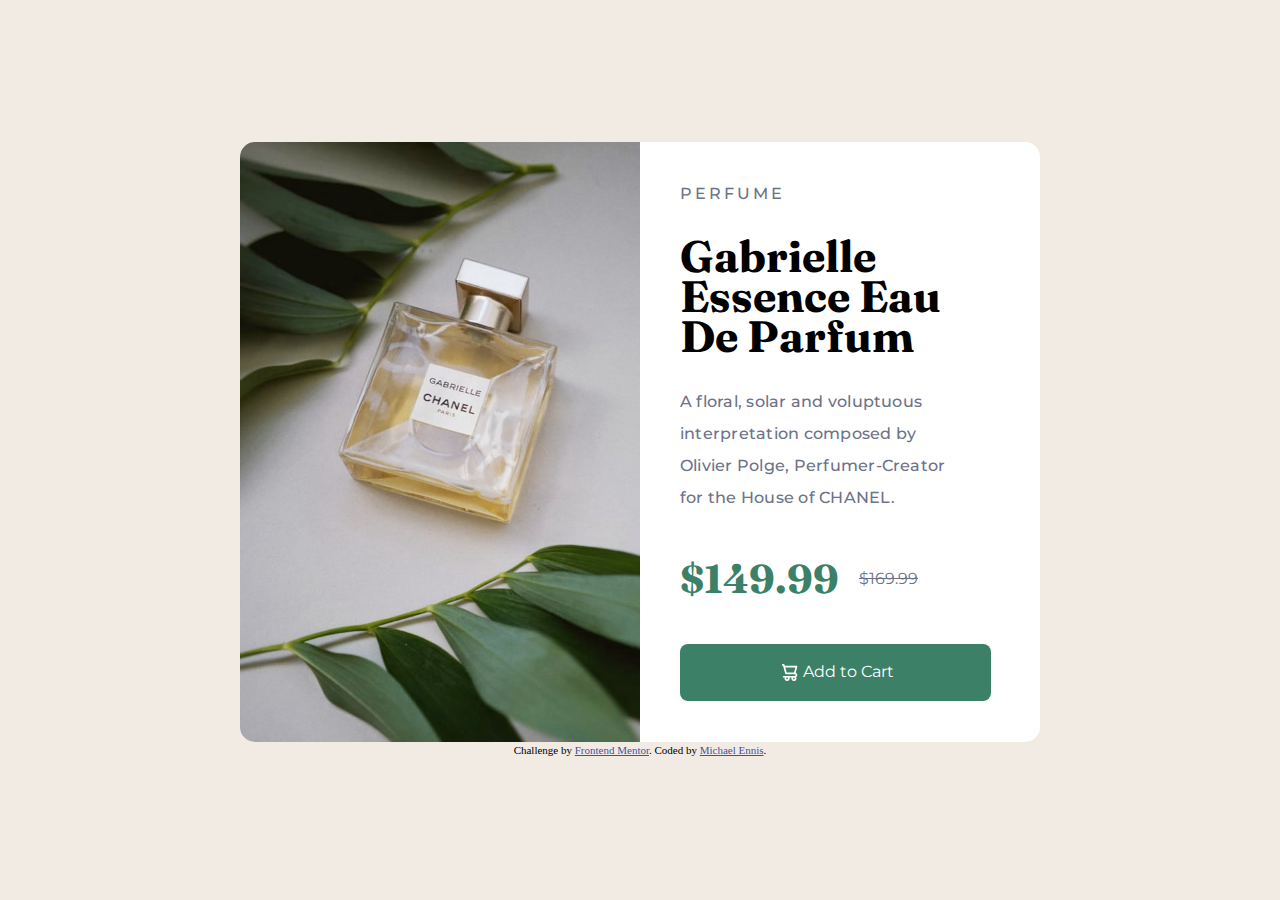
<file: Level-1/01-product-preview-card/index.html>
<!DOCTYPE html>
<html lang="en">

<head>
  <meta charset="UTF-8">
  <meta name="viewport" content="width=device-width, initial-scale=1.0">
  <!-- displays site properly based on user's device -->

  <link rel="icon" type="image/png" sizes="32x32" href="./images/favicon-32x32.png">
  <link rel="stylesheet" href="style.css">
  <title>Frontend Mentor | Product preview card component</title>

  <link rel="preconnect" href="https://fonts.googleapis.com">
  <link rel="preconnect" href="https://fonts.gstatic.com" crossorigin>
  <link
    href="https://fonts.googleapis.com/css2?family=Fraunces:opsz,wght@9..144,700&family=Montserrat:wght@500;700&display=swap"
    rel="stylesheet">
  <!-- Feel free to remove these styles or customise in your own stylesheet 👍 -->
  <style>
    .attribution {
      font-size: 11px;
      text-align: center;
    }

    .attribution a {
      color: hsl(228, 45%, 44%);
    }
  </style>
</head>

<body>
  <main>
    <div class="container">
      <div class="product-image">
        <img class="mobile-site" src="images/image-product-mobile.jpg" alt="" style="width:350px">
        <img class="desktop-site" src="images/image-product-desktop.jpg" alt="">
      </div>
      <div class="product">
          <div class="product-category">PERFUME</div>
          <div class="product-name">Gabrielle Essence Eau De Parfum</div>
          <div class="product-description">A floral, solar and voluptuous interpretation composed by Olivier Polge,
            Perfumer-Creator for the House of CHANEL.</div>
          <div class="product-price">
            <div class="product-actual-price">$149.99</div>
            <div class="product-discount-price">$169.99</div>
          </div>
          <div>
            <button class="button">
              <span class="button-text-space"><img class="cart-icon" src="images/icon-cart.svg"></span>
              <span>Add to Cart</span>
            </button>
          </div>
      </div>
    </div>
    <div class="attribution">
      Challenge by <a href="https://www.frontendmentor.io?ref=challenge" target="_blank">Frontend Mentor</a>.
      Coded by <a href="https://github.com/michaelennis89/Front-End-Mentor/tree/main/Level-1/01-product-preview-card">Michael Ennis</a>.
    </div>
  </main>
</body>

</html>
</file>
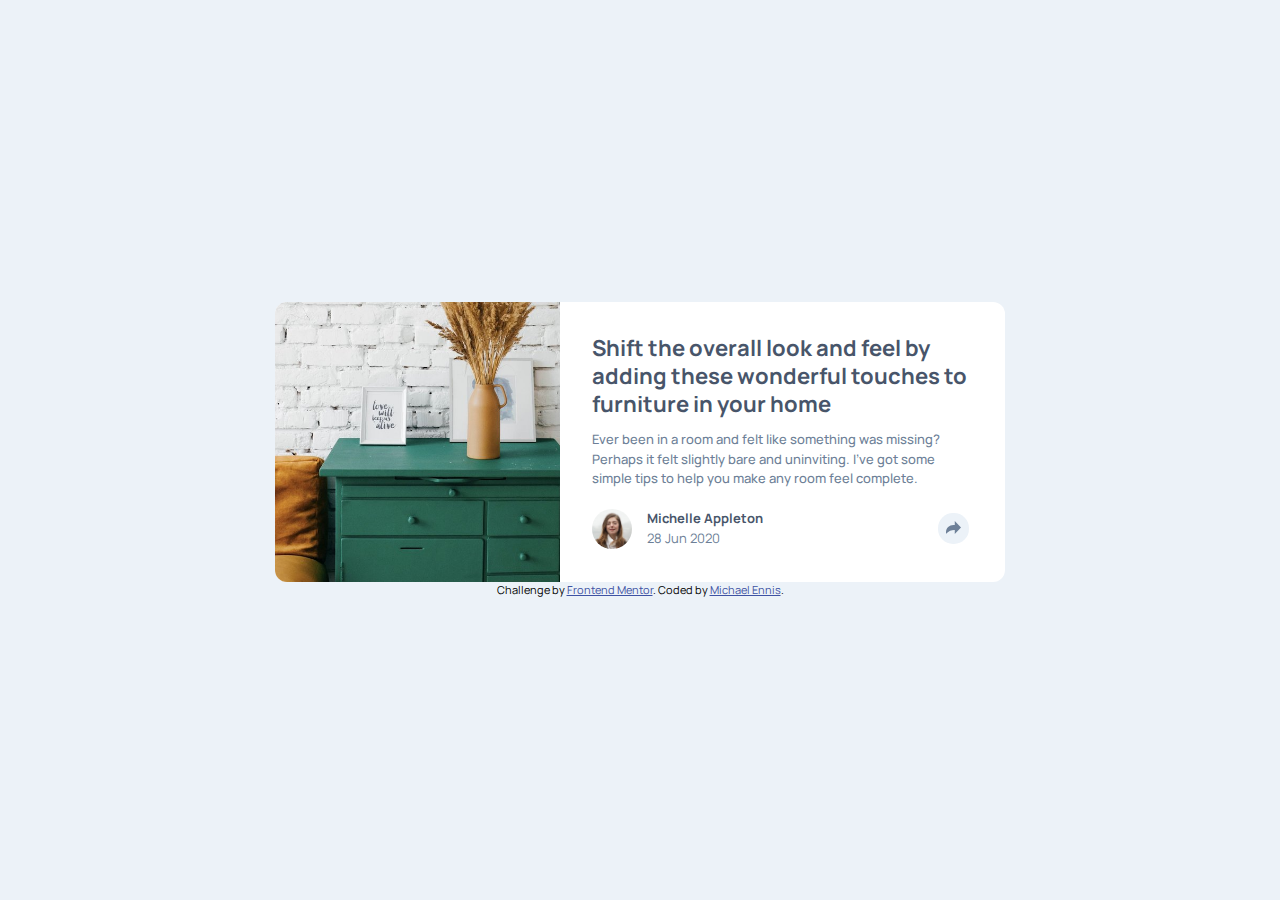
<file: Level-1/05-article-preview-component/index.html>
<!DOCTYPE html>
<html lang="en">

<head>
  <meta charset="UTF-8">
  <meta name="viewport" content="width=device-width, initial-scale=1.0">
  <!-- displays site properly based on user's device -->

  <link rel="icon" type="image/png" sizes="32x32" href="./images/favicon-32x32.png">
  <link rel="preconnect" href="https://fonts.googleapis.com">
  <link rel="preconnect" href="https://fonts.gstatic.com" crossorigin>
  <link href="https://fonts.googleapis.com/css2?family=Manrope:wght@500;700&display=swap" rel="stylesheet">
  <link rel="stylesheet" href="style.css">
  <script src="./main.js"></script>
  <title>Frontend Mentor | Article preview component</title>

</head>

<body>
  <div class="container">
    <div class="container-image">
    </div>
    <div class="container-text">
      <div class="title"> Shift the overall look and feel by adding these wonderful
        touches to furniture in your home</div>
      <div class="description"> Ever been in a room and felt like something was missing? Perhaps
        it felt slightly bare and uninviting. I’ve got some simple tips
        to help you make any room feel complete.</div>
      <div class="container-author">
        <div><img class="avatar-michelle" src="./images/avatar-michelle.jpg" alt=""></div>
        <div class="container-name-date">
          <div class="name"> Michelle Appleton</div>
          <div class="date"> 28 Jun 2020</div>
        </div>
        <div class="share-icon" id="share-icon"><img src="./images/icon-share.svg" alt=""></div>
        <div class="share-icon-white" id="share-icon-white"><img src="./images/icon-share-white.svg" alt=""></div>
        <div class="share-pop-up" id="share-pop-up">
          <div class="share-text">SHARE</div>
          <div class="padding-lr-8"><a href="#"><img src="./images/icon-facebook.svg" alt=""></a></div>
          <div class="padding-lr-8"><a href="#"><img src="./images/icon-twitter.svg" alt=""></a></div>
          <div class="padding-lr-8"><a href="#"><img src="./images/icon-pinterest.svg" alt=""></a></div>
        </div>
      </div>
    </div>
  </div>
  <div class="attribution">
    Challenge by <a href="https://www.frontendmentor.io?ref=challenge" target="_blank">Frontend Mentor</a>.
    Coded by <a href="#">Michael Ennis</a>.
  </div>
</body>

</html>
</file>
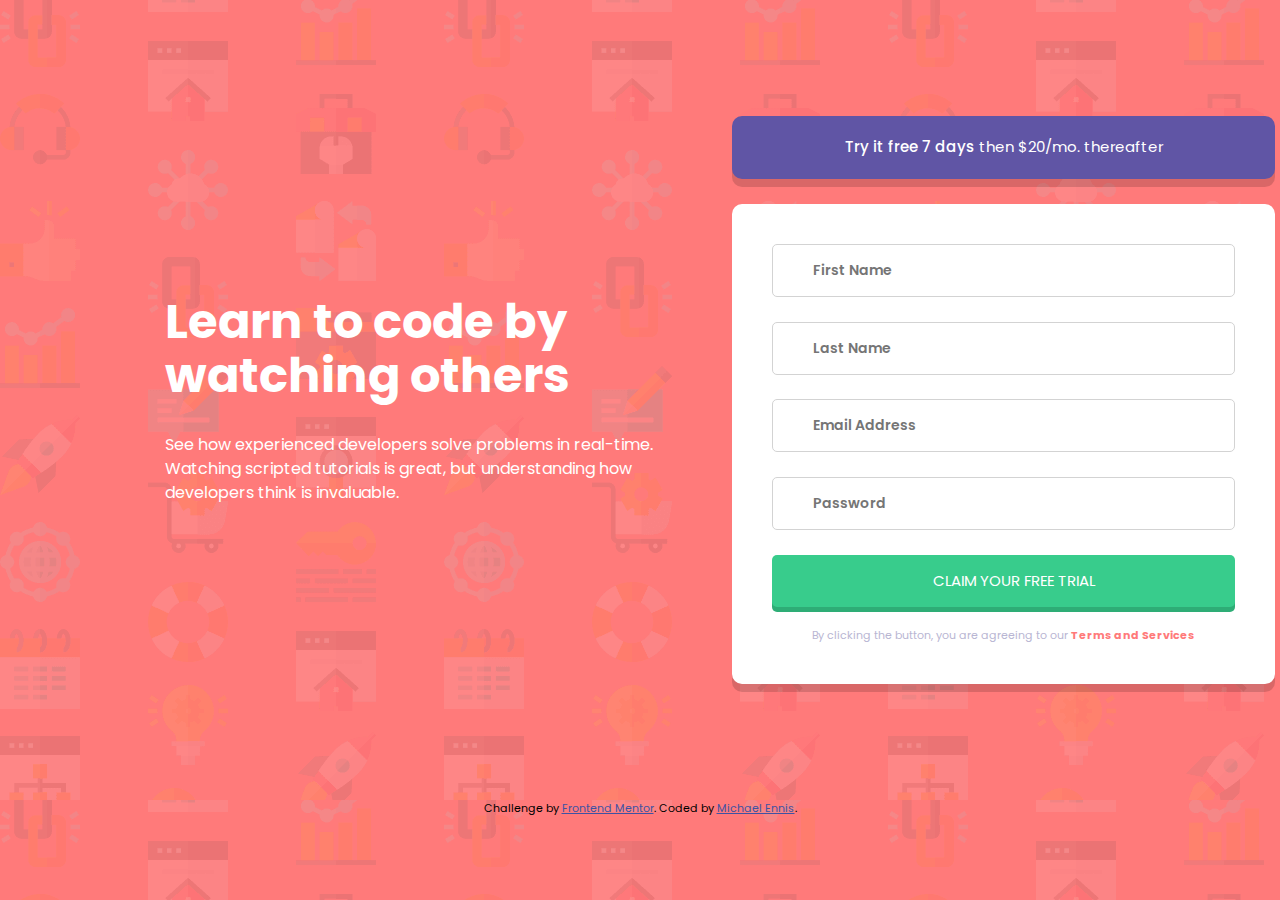
<file: Level-1/07-intro-signup-form-component/index.html>
<!DOCTYPE html>
<html lang="en">

<head>
  <meta charset="UTF-8">
  <meta name="viewport" content="width=device-width, initial-scale=1.0">
  <!-- displays site properly based on user's device -->

  <link rel="icon" type="image/png" sizes="32x32" href="./images/favicon-32x32.png">
  <link rel="stylesheet" href="./style.css">
  <link rel="preconnect" href="https://fonts.googleapis.com">
<link rel="preconnect" href="https://fonts.gstatic.com" crossorigin>
<link href="https://fonts.googleapis.com/css2?family=Poppins:wght@400;500;600;700&display=swap" rel="stylesheet">
  <title>Frontend Mentor | Intro component with sign up form</title>
  <script src="./main.js"></script>
</head>

<body>
  <div class="even-columns">
    <div class="left-column">
      <div class="title">Learn to code by watching others</div>
      <div class="description">See how experienced developers solve problems in real-time. Watching scripted tutorials is great, but understanding how developers think is invaluable.</div>
    </div>
    <div class="right-column">
      <div class="price-data">  Try it free 7 days <span class="price-lower-fw">then $20/mo. thereafter</span></div>
      <div class="form-data">
        <form action=".">
          <div class="form-container">
            <input class="form-inputs" required type="text" id="name-first" placeholder="First Name">
            <input class="form-inputs" required type="text" id="name-last" placeholder="Last Name">
            <input class="form-inputs" required type="email" id="email" placeholder="Email Address">
            <input class="form-inputs" required type="password" id="password" placeholder="Password">
            <input class="form-button" type="submit" id="button" value="CLAIM YOUR FREE TRIAL"></button>
            <div class="disclaimer">By clicking the button, you are agreeing to our <span class="tos">Terms and Services</span></div>
          </div>
        </form>
      </div>
    </div>
  </div>
</body>

<footer>
  <p class="attribution">
    Challenge by <a href="https://www.frontendmentor.io?ref=challenge" target="_blank">Frontend Mentor</a>.
    Coded by <a href="https://github.com/michaelennis89/Front-End-Mentor/tree/main/Level-1/07-intro-signup-form-component">Michael Ennis</a>.
  </p>
</footer>

</html>
</file>
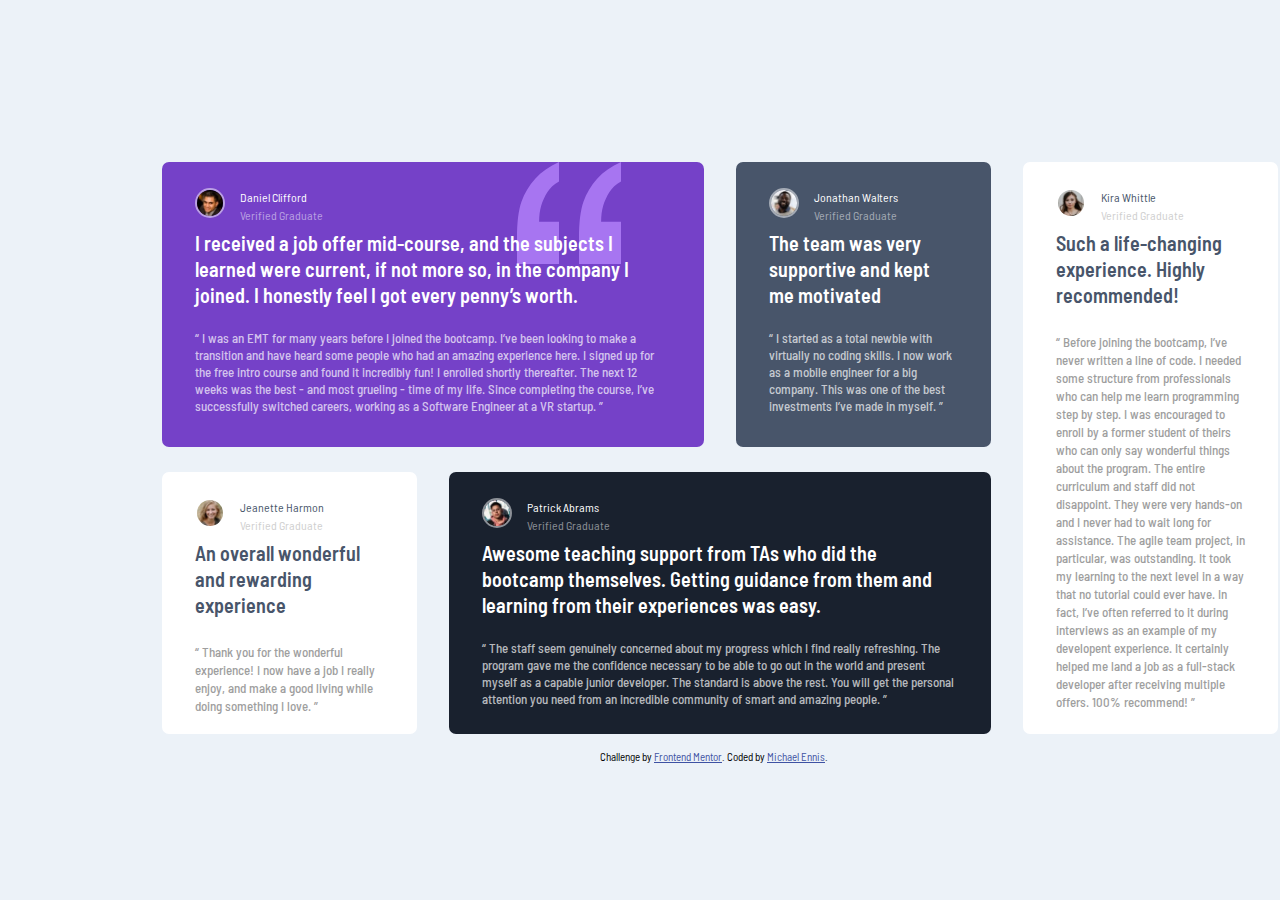
<file: Level-2/01-testimonials-grid-section/index.html>
<!DOCTYPE html>
<html lang="en">
<head>
  <meta charset="UTF-8">
  <meta name="viewport" content="width=device-width, initial-scale=1.0"> <!-- displays site properly based on user's device -->

  <link rel="icon" type="image/png" sizes="32x32" href="./images/favicon-32x32.png">
  <link rel="preconnect" href="https://fonts.googleapis.com">
  <link rel="preconnect" href="https://fonts.gstatic.com" crossorigin>
  <link href="https://fonts.googleapis.com/css2?family=Barlow+Semi+Condensed:wght@500;600&display=swap" rel="stylesheet">
  <link rel="stylesheet" href="style.css">

  <title>Frontend Mentor | [Challenge Name Here]</title>
</head>
<body>
  <div class="grid">
    <div class="container bg-primary-mv item1">
      <div class="profile">
        <div><img class="picture" src="./images/image-daniel.jpg" alt=""></div>
        <div>
          <div class="name">Daniel Clifford</div>
          <div class="graduate">Verified Graduate</div>
        </div>
      </div>
      <div class="mid-z-index"><img class="quotation-img" src="./images/bg-pattern-quotation.svg" alt=""></div>
      <div class="title">I received a job offer mid-course, and the subjects I learned were current, if not more so, in the company I joined. I honestly feel I got every penny’s worth.</div>
      <div class="description">“ I was an EMT for many years before I joined the bootcamp. I’ve been looking to make a transition and have heard some people who had an amazing experience here. I signed up for the free intro course and found it incredibly fun! I enrolled shortly thereafter. The next 12 weeks was the best - and most grueling - time of my life. Since completing the course, I’ve successfully switched careers, working as a Software Engineer at a VR startup. ”</div>
    </div>
    <div class="container bg-primary-gb item2">
      <div class="profile">
        <div><img class="picture" src="./images/image-jonathan.jpg" alt=""></div>
        <div>
          <div class="name">Jonathan Walters</div>
          <div class="graduate">Verified Graduate</div>
        </div>
      </div>
      <div class="title">The team was very supportive and kept me motivated</div>
      <div class="description">“ I started as a total newbie with virtually no coding skills. I now work as a mobile engineer for a big company. This was one of the best investments I’ve made in myself. ”</div>
    </div>
    <div class="container bg-primary-w item3">
      <div class="profile">
        <div><img class="picture" src="./images/image-jeanette.jpg" alt=""></div>
        <div>
          <div class="name-drk">Jeanette Harmon</div>
          <div class="graduate-drk">Verified Graduate</div>
        </div>
      </div>
      <div class="title-drk">An overall wonderful and rewarding experience</div>
      <div class="description-drk">“ Thank you for the wonderful experience! I now have a job I really enjoy, and make a good living while doing something I love. ”</div>
    </div>
    <div class="container bg-primary-bb item4">
      <div class="profile">
        <div><img class="picture" src="./images/image-patrick.jpg" alt=""></div>
        <div>
          <div class="name">Patrick Abrams</div>
          <div class="graduate">Verified Graduate</div>
        </div>
      </div>
      <div class="title">Awesome teaching support from TAs who did the bootcamp themselves. Getting guidance from them and learning from their experiences was easy.</div>
      <div class="description">“ The staff seem genuinely concerned about my progress which I find really refreshing. The program gave me the confidence necessary to be able to go out in the world and present myself as a capable junior developer. The standard is above the rest. You will get the personal attention you need from an incredible community of smart and amazing people. ”</div>
    </div>
    <div class="container bg-primary-w item5">
      <div class="profile">
        <div><img class="picture" src="./images/image-kira.jpg" alt=""></div>
        <div>
          <div class="name-drk">Kira Whittle</div>
          <div class="graduate-drk">Verified Graduate</div>
        </div>
      </div>
      <div class="title-drk">Such a life-changing experience. Highly recommended!</div>
      <div class="description-drk">“ Before joining the bootcamp, I’ve never written a line of code. I needed some structure from professionals who can help me learn programming step by step. I was encouraged to enroll by a former student of theirs who can only say wonderful things about the program. The entire curriculum and staff did not disappoint. They were very hands-on and I never had to wait long for assistance. The agile team project, in particular, was outstanding. It took my learning to the next level in a way that no tutorial could ever have. In fact, I’ve often referred to it during interviews as an example of my developent experience. It certainly helped me land a job as a full-stack developer after receiving multiple offers. 100% recommend! ”</div>
    </div>
  </div>
  <div class="attribution">
    Challenge by <a href="https://www.frontendmentor.io?ref=challenge" target="_blank">Frontend Mentor</a>. 
    Coded by <a href="https://github.com/michaelennis89/Front-End-Mentor/tree/main/Level-2/01-testimonials-grid-section">Michael Ennis</a>.
  </div>
</body>
</html>
</file>
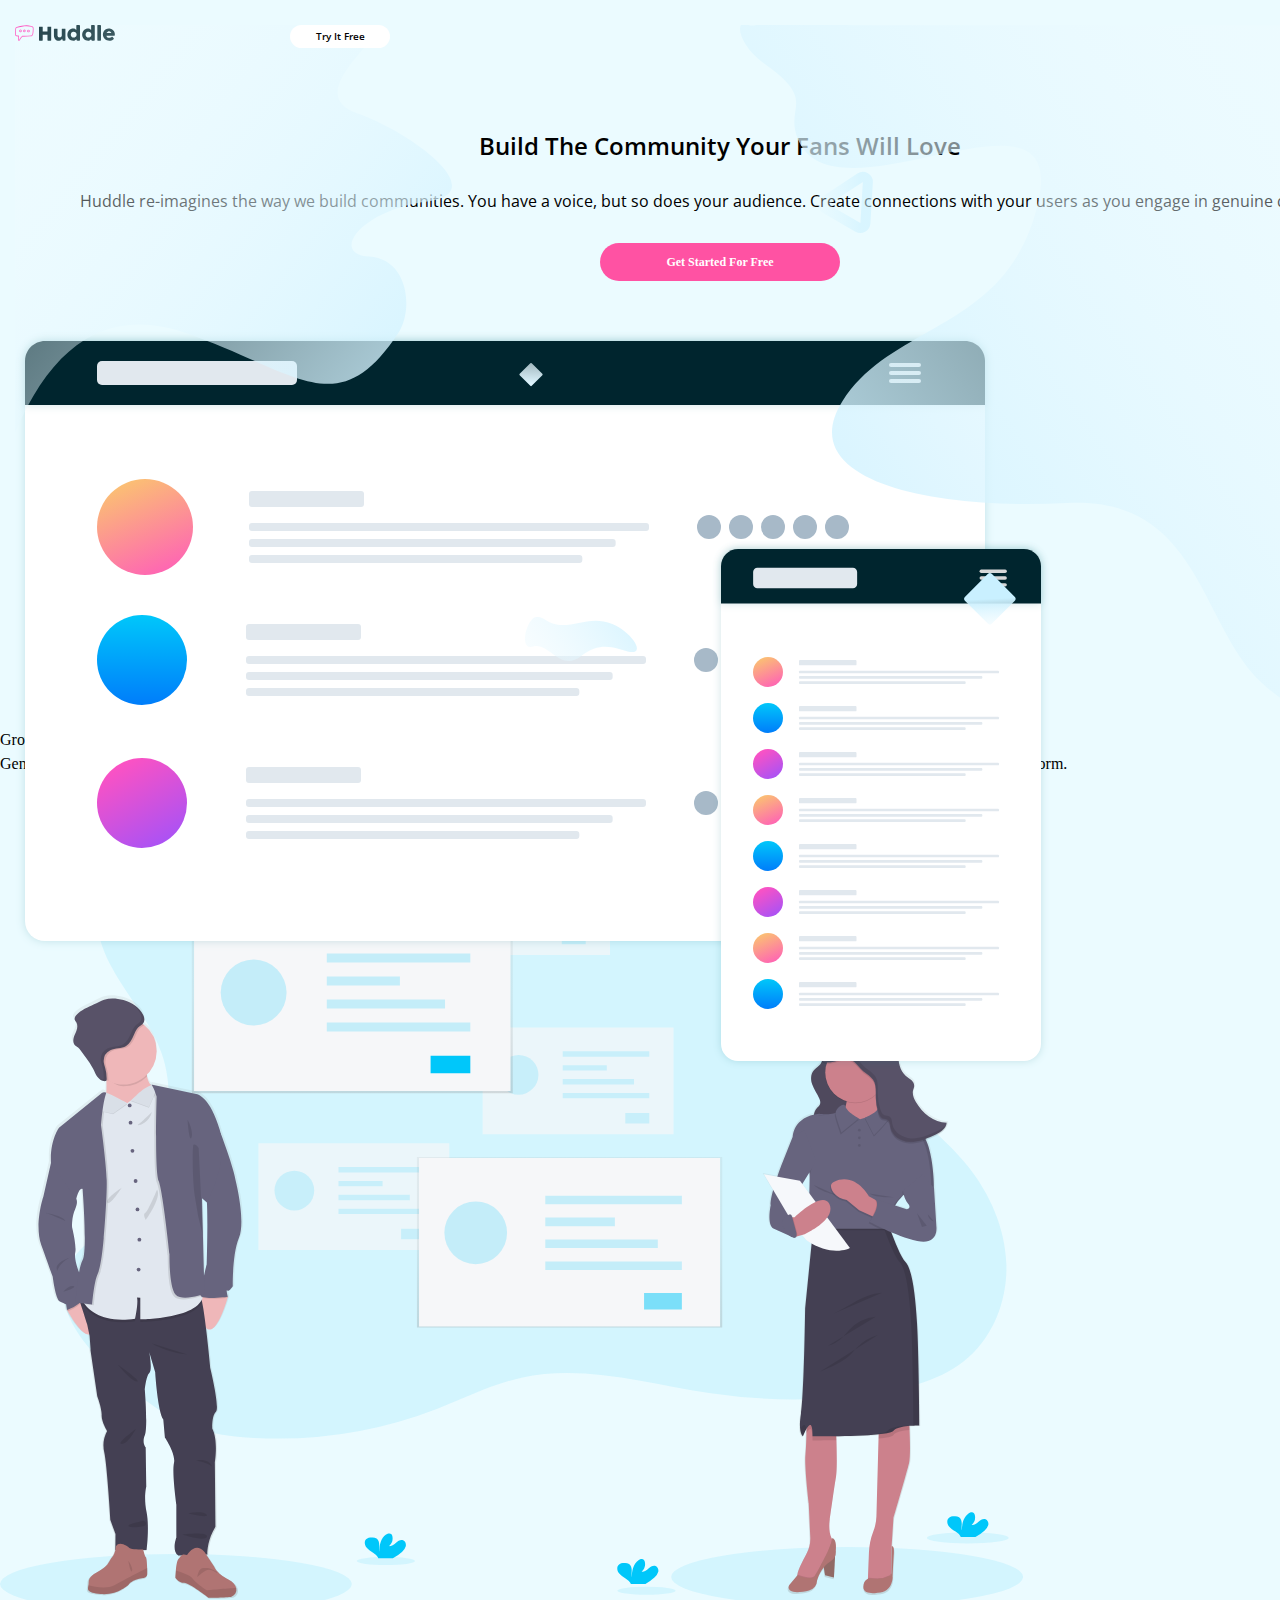
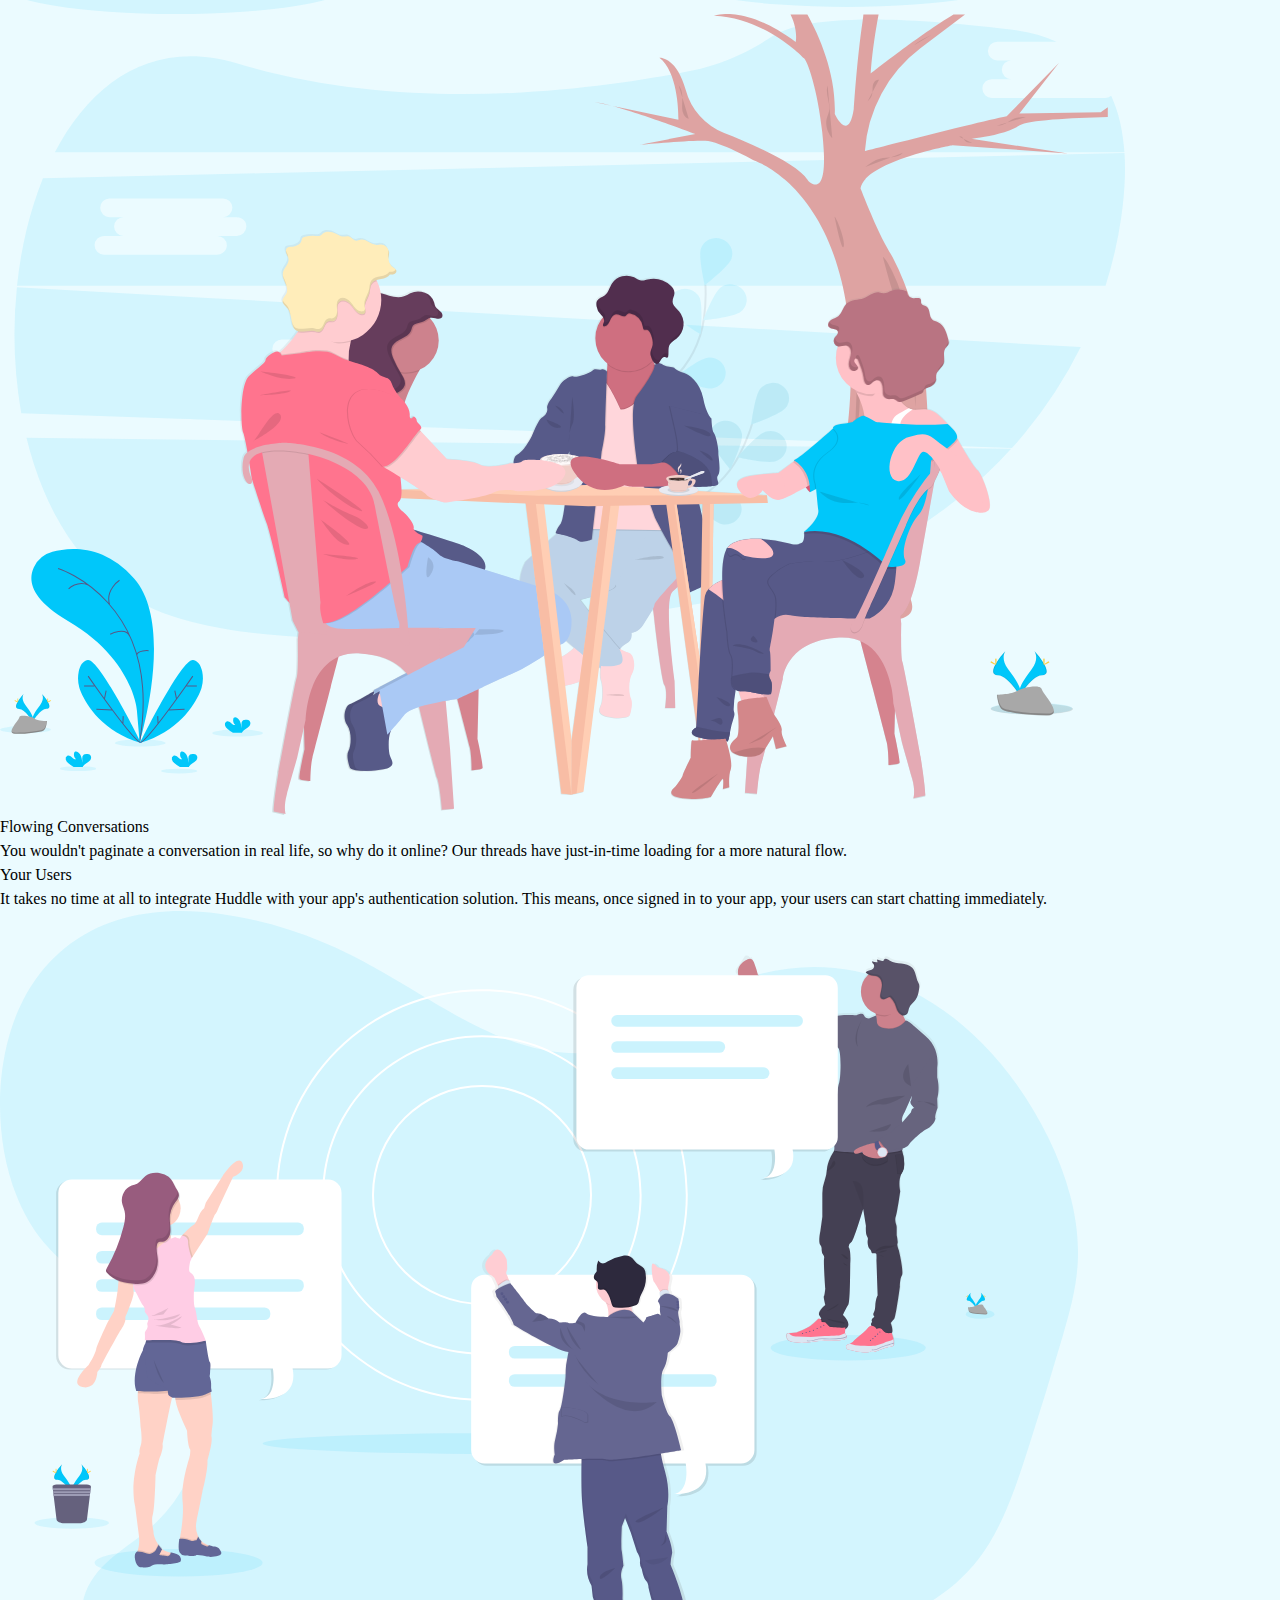
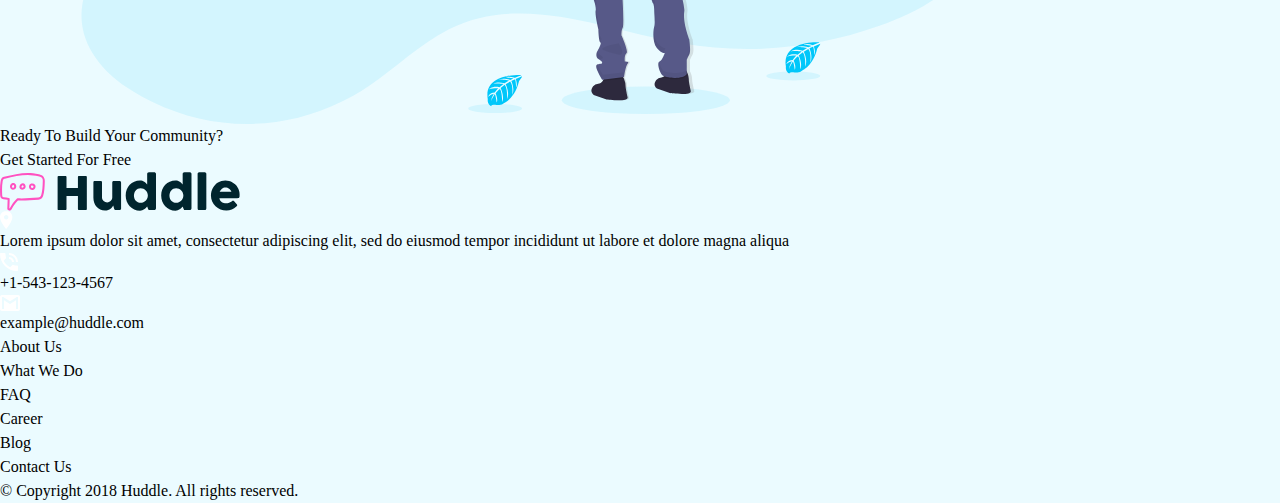
<file: Level-2/02-huddle-landing-page/index.html>
<!DOCTYPE html>
<html lang="en">
<head>
  <meta charset="UTF-8">
  <meta name="viewport" content="width=device-width, initial-scale=1.0"> <!-- displays site properly based on user's device -->

  <link rel="icon" type="image/png" sizes="32x32" href="./images/favicon-32x32.png">
  <link rel="stylesheet" href="style.css">
  <link rel="preconnect" href="https://fonts.googleapis.com">
  <link rel="preconnect" href="https://fonts.gstatic.com" crossorigin>
  <link href="https://fonts.googleapis.com/css2?family=Open+Sans:wght@400;700&family=Poppins:wght@600&display=swap" rel="stylesheet">
  
  <title>Frontend Mentor | Huddle landing page with alternating feature blocks</title>

  <!-- Feel free to remove these styles or customise in your own stylesheet 👍 -->
  <style>
    .attribution { font-size: 11px; text-align: center; }
    .attribution a { color: hsl(228, 45%, 44%); }
  </style>
</head>
<body>
  <header>
    <div><img class="desktop-header-img" src="./images/bg-hero-desktop.svg" alt=""></div>
    <div><img class="mobile-header-img" src="./images/bg-hero-mobile.svg" alt=""></div>
    <div class="container-nav">
      <div><img class="header-logo" src="./images/logo.svg" alt=""></div>
      <div class="header-spacer"></div>
      <div class="button-try">Try It Free</div>
    </div>
    <div>
      <div class="heading-container">
        <div class="heading-main">Build The Community Your Fans Will Love</div>
        <div class="heading-disc">Huddle re-imagines the way we build communities. You have a voice, but so does your audience. Create connections with your users as you engage in genuine discussion.</div>
        <div class="heading-button">Get Started For Free</div>
      </div>
      <div><img src="./images/illustration-mockups.svg" alt=""></div>
    </div>
  </header>

  <main>
    <section>
      <div>
        <div>Grow Together</div>
        <div>Generate meaningful discussions with your audience and build a strong, loyal community. Think of the insightful conversations you miss out on with a feedback form.</div>
      </div>
      <div>
        <img src="./images/illustration-grow-together.svg" alt="">
      </div>
    </section>

    <section>
      <div>
        <img src="./images/illustration-flowing-conversation.svg" alt="">
      </div>
      <div>
        <div>Flowing Conversations</div>
        <div>You wouldn't paginate a conversation in real life, so why do it online? Our threads have just-in-time loading for a more natural flow.</div>
      </div>
    </section>

    <section>
      <div>
        <div>Your Users</div>
        <div>It takes no time at all to integrate Huddle with your app's authentication solution. This means, once signed in to your app, your users can start chatting immediately.</div>
      </div>
      <div><img src="./images/illustration-your-users.svg" alt=""></div>
    </section> 

    <section>
      <div>Ready To Build Your Community?</div>
      <div>Get Started For Free</div>
    </section>

  </main>

  <footer>
    <div>
      <div><img src="./images/logo.svg" alt=""></div>
      <div>
        <div><img src="./images/icon-location.svg" alt=""></div>
        <div>Lorem ipsum dolor sit amet, consectetur adipiscing elit, sed do eiusmod tempor 
    incididunt ut labore et dolore magna aliqua</div>
      </div>
      <div>
        <div><img src="./images/icon-phone.svg" alt=""></div>
        <div>+1-543-123-4567</div>
      </div>
      <div>
        <div><img src="./images/icon-email.svg" alt=""></div>
        <div>example@huddle.com</div>
      </div>
    </div>
    <div>
      <div>About Us</div>
      <div>What We Do</div>
      <div>FAQ</div>
    </div>
    <div> 
      <div>Career</div>
      <div>Blog</div>
      <div>Contact Us</div>
    </div>
    <div>
      <div>
        <div></div>
        <div></div>
        <div></div>
      </div>
      <div>&copy; Copyright 2018 Huddle. All rights reserved.</div>
    </div>
  </footer>
  <!-- <footer>
    <p class="attribution">
      Challenge by <a href="https://www.frontendmentor.io?ref=challenge" target="_blank">Frontend Mentor</a>. 
      Coded by <a href="#">Your Name Here</a>.
    </p>
  </footer> -->
</body>
</html>
</file>
<file: Level-1/05-article-preview-component/style.css>
:root {
--clr-very-dark-grayish-blue: hsl(217, 19%, 35%);
--clr-desaturated-dark-blue: hsl(214, 17%, 51%);
--clr-grayish-blue: hsl(212, 23%, 69%);
--clr-light-grayish-blue: hsl(210, 46%, 95%);

--fs-primary: 13px;
--fw-regular: 500;
--fw-bold: 700;
--ff-primary: 'Manrope', sans-serif;
}

/* Box sizing rules */
*,
*::before,
*::after {
  box-sizing: border-box;
}

/* Remove default margin */
body,
h1,
h2,
h3,
h4,
p,
figure,
blockquote,
dl,
dd {
  margin: 0;
}

/* Remove list styles on ul, ol elements with a list role, which suggests default styling will be removed */
ul[role='list'],
ol[role='list'] {
  list-style: none;
}

/* Set core root defaults */
html:focus-within {
  scroll-behavior: smooth;
}

/* Set core body defaults */
body {
  min-height: 100vh;
  text-rendering: optimizeSpeed;
  line-height: 1.5;
}

/* A elements that don't have a class get default styles */
a:not([class]) {
  text-decoration-skip-ink: auto;
}

/* Make images easier to work with */
img,
picture {
  max-width: 100%;
  display: block;
}

/* Inherit fonts for inputs and buttons */
input,
button,
textarea,
select {
  font: inherit;
}

/* Remove all animations, transitions and smooth scroll for people that prefer not to see them */
@media (prefers-reduced-motion: reduce) {
  html:focus-within {
   scroll-behavior: auto;
  }
  
  *,
  *::before,
  *::after {
    animation-duration: 0.01ms !important;
    animation-iteration-count: 1 !important;
    transition-duration: 0.01ms !important;
    scroll-behavior: auto !important;
  }
}

html {
  background-color: var(--clr-light-grayish-blue);
  font-family: var(--ff-primary);
}

body {
  display: flex;
  align-items: center;
  justify-content: center;
  flex-direction: column;
}

.container {
  display: flex;
  flex-direction: row;
  width: 730px; 
  border-radius: 12px;
  background-color: white;
}

.container-image {
  background-image: url(./images/drawers.jpg);
  background-size: 350px 280px;
  width: 285px;
  height: 279.5px;
  border-top-left-radius: 12px;
  border-bottom-left-radius: 12px;
}

.drawers-image{
  object-fit: cover;
  object-position: 200% 0;
}

.container-text {
  width: 445px; 
  padding: 32px; 
}

.title {
  font-size: 22px;
  font-weight: var(--fw-bold);
  color: var(--clr-very-dark-grayish-blue);
  line-height: 28px;
}

.description {
  margin-top: 12px;
  font-size: var(--fs-primary);
  font-weight: var(--fw-regular);
  color: var(--clr-desaturated-dark-blue);
}

.container-author {
  position: relative;
  display: flex;
  flex-direction: row;
  align-items: center;
  margin-top: 20px;
}

.avatar-michelle {
  width: 40px;
  border-radius: 25px;
}

.container-name-date {
  display: flex;
  flex-direction: column;
  margin-left: 15px; 
  margin-right: 175px;
}

.name {
  font-size: var(--fs-primary);
  color: var(--clr-very-dark-grayish-blue);
  font-weight: var(--fw-bold);
}

.date {
  font-size: var(--fs-primary);
  color: var(--clr-desaturated-dark-blue);
}

.share-icon[display="true"] {
  background-color: var(--clr-light-grayish-blue);
  padding: 8px;
  padding-bottom: 10px;
  border-radius: 15px;
}

.share-icon[display="false"] {
  display: none; 
}

.share-icon-white[display="true"] {
  background-color: var(--clr-desaturated-dark-blue);
  padding: 8px;
  padding-bottom: 10px;
  border-radius: 15px;
}

.share-icon-white[display="false"] {
  display: none;
}

.share-text {
  color: var(--clr-grayish-blue);
  font-size: 14px;
  letter-spacing: 4px;
}

.share-pop-up[display="true"] {
  position: absolute;
  top: -75px;
  right: -100px; 
  overflow: visible;
  display: flex;
  flex-direction: row;
  background-color: var(--clr-very-dark-grayish-blue);
  justify-content: space-between;
  align-content: center;
  width: 250px;
  padding: 18px 40px 18px 40px;
  border-radius: 9px;
}

.share-pop-up[display="true"]::before {
  content: "";
  position: absolute;
  bottom: -10px; 
  left: 118px;
  margin: auto; 
  height: 20px;
  width: 20px; 
  border: 1px solid var(--clr-very-dark-grayish-blue);
  transform: rotate(45deg);
  background-color: var(--clr-very-dark-grayish-blue);

}

.share-pop-up[display="false"] {
  display: none;
}

.attribution {
  font-size: 11px;
  text-align: center;
}

.attribution a {
  color: hsl(228, 45%, 44%);
}

@media (max-width: 54em) {
  .container {
    flex-direction: column;
    width: 325px;
  }

  .container-image {
    width: 325px;
    height: 200px;
    background-size: 325px 240px;
    border-bottom-left-radius: 0;
    border-top-right-radius:  12px;
  }

  .container-text {
    width: 325px;
    padding: 34px;
  }

  .title {
    margin-top: 3px;
    font-size: 16px;
    line-height: 22px;
  }

  .description {
    font-size: 13px;
    margin-top: 13px; 
  }

  .container-author {
    margin-top: 34px;
    margin-bottom: -14px;
  }

  .container-name-date {
    margin-right: 55px; 
  }

  .share-icon-white[display="true"]{
    z-index: 1;
  }

  .share-pop-up[display="true"]::before {
    display: none; 
  }

  .share-pop-up[display="true"] {
    width: 325px;
    right: -34px;
    top: -8px;
    padding: 22px 40px 22px 40px; 
    border-top-left-radius: 0;
    border-top-right-radius: 0;
    justify-content: left;

  }

  .share-text {
    margin-left: -8px;
    margin-right: 8px;
  }
  
  .padding-lr-8 {
    padding: 0 8px 0 8px;
  }
}
</file>
<file: Level-1/07-intro-signup-form-component/style.css>
:root {
    --clr-primary-red: hsl(0, 100%, 74%);
    --clr-primary-green: hsl(154, 59%, 51%);
    --clr-accent-blue: hsl(248, 32%, 49%);
    --clr-neutral-dark-blue: hsl(249, 10%, 26%);
    --clr-neutral-grey-blue: hsl(246, 25%, 77%);
    
    --fs-primary: 16px;

    --ff-primary: 'Poppins', sans-serif;

    --fw-regular: 400;
    --fw-medium: 500;
    --fw-semi-bold: 600;
    --fw-bold: 700; 
}

/* Box sizing rules */
*,
*::before,
*::after {
    box-sizing: border-box;
}

/* Remove default margin */
body,
h1,
h2,
h3,
h4,
p,
figure,
blockquote,
dl,
dd {
    margin: 0;
}

/* Remove list styles on ul, ol elements with a list role, which suggests default styling will be removed */
ul[role='list'],
ol[role='list'] {
    list-style: none;
}

/* Set core root defaults */
html:focus-within {
    scroll-behavior: smooth;
}

/* Set core body defaults */
body {
    min-height: 100vh;
    text-rendering: optimizeSpeed;
    line-height: 1.5;
}

/* A elements that don't have a class get default styles */
a:not([class]) {
    text-decoration-skip-ink: auto;
}

/* Make images easier to work with */
img,
picture {
    max-width: 100%;
    display: block;
}

/* Inherit fonts for inputs and buttons */
input,
button,
textarea,
select {
    font: inherit;
}

/* Remove all animations, transitions and smooth scroll for people that prefer not to see them */
@media (prefers-reduced-motion: reduce) {
    html:focus-within {
        scroll-behavior: auto;
    }

    *,
    *::before,
    *::after {
        animation-duration: 0.01ms !important;
        animation-iteration-count: 1 !important;
        transition-duration: 0.01ms !important;
        scroll-behavior: auto !important;
    }
}

body{
    font-family: var(--ff-primary);
    background-image: url(./images/bg-intro-desktop.png);
    background-color: var(--clr-primary-red);
}

.even-columns {
    display: flex;
    flex-direction: row;
    width: 1440px;
    height: 800px;
    padding: 0 165px 0 165px; 
}

.left-column {
    display: flex;
    flex-direction: column;
    align-content: center;
    justify-content: center;
    width: 550px;
    margin-right: 5px; 
}

.right-column {
    display: flex;
    flex-direction: column;
    justify-content: center;
    width: 545px;
    margin-left: 15px;
}

.title {
    font-size: 48px;
    font-weight: var(--fw-bold);
    color: white;
    line-height: 54px;
}

.description {
    font-size: var(--fs-primary);
    font-weight: var(--fw-regular);
    color: white;
    margin-top: 30px;
}

.price-data {
    background-color: var(--clr-accent-blue);
    padding: 20px 10px 20px 10px; 
    text-align: center;
    color: white;
    font-weight: var(--fw-medium);
    font-size: 15px;
    border-radius: 10px;
    box-shadow: 0 8px rgba(0, 0, 0, 0.15);
}

.price-lower-fw {
    font-weight: var(--fw-regular);
}

.form-data {
    margin-top: 25px;
    background-color: white;
    padding: 40px; 
    border-radius: 10px;
    box-shadow: 0 8px rgba(0, 0, 0, 0.15);
}

.form-container {
    display: flex;
    flex-direction: column;
    justify-content: space-between;
    height: 400px;
}

.form-inputs {
    padding: 15px 0 15px 40px;
    border-color: lightgray;
    border-style: solid;
    border-width: 1.5px;
    border-radius: 5px;
    font-size: 14px;
    font-family: var(--ff-primary);
    font-weight: var(--fw-semi-bold);
}

.form-inputs:active {
    border-color: lightgray;
}

.form-button {
    background-color: var(--clr-primary-green);
    padding: 15px 0 15px 20px;
    border-width: 0;
    color: white;
    border-radius: 5px;
    font-size: 15px;
    box-shadow: 0 5px hsl(154, 58%, 43%);
}

.disclaimer {
    margin-top: -5px;
    text-align: center;
    font-size: 11px;
    color: var(--clr-neutral-grey-blue);
}

.tos {
    color: var(--clr-primary-red);
    font-weight: var(--fw-bold);
}



@media (max-width: 50em) {
    .even-columns {
        flex-direction: column;
        align-items: center;
        width: 375px;
        padding: 10px;
        height: 100%;
    }

    .left-column {
        width: 325px;
        padding: 80px 0 0 0;
    }

    .right-column {
        width: 325px;
        margin: 0 0 100px 0;
    }

    .title {
        font-size: 28px;
        line-height: 38px;
        text-align: center;
    }

    .description {
        text-align: center;
        line-height: 26px;
        margin-top: 20px;
    }

    .price-data {
        margin: 60px 0 0 0;
        padding: 22px 50px 22px 50px;
    }

    .price-lower-fw {

    }

    .form-data {
        padding: 25px;
    }

    .form-container {
        height: 390px;
    }

    .form-inputs {
        padding-left: 15px;
    }

    .form-button {
        padding: 15px 0 15px 0;
        text-align: center;
        align-items: center;
    }

    .disclaimer {
        padding: 0 20px 0 20px;
        line-height: 22px;
    }
}

.attribution {
    font-size: 11px;
    text-align: center;
}

.attribution a {
    color: hsl(228, 45%, 44%);
}
</file>
<file: Level-2/01-testimonials-grid-section/style.css>
:root {
    --clr-primary-moderate-violet: hsl(263, 55%, 52%);
    --clr-primary-grayish-blue: hsl(217, 19%, 35%);
    --clr-primary-blackish-blue: hsl(219, 29%, 14%);
    --clr-primary-white: hsl(0, 0%, 100%);
    
    --clr-neutral-darker-gray: hsl(0, 0%, 62%);
    --clr-neutral-gray: hsl(0, 0%, 81%);
    --clr-neutral-grayish-blue: hsl(210, 46%, 95%);

    --clr-verified-graduate: hsla(0, 0%, 100%, 50%);
    --clr-review-paragraphs: hsla(0, 0%, 100%, 70%);
    
    --fs-body: 13px;
    --fw-medium: 500;
    --fw-semibold: 600;
    --font-family: 'Barlow Semi Condensed', sans-serif;
}

/* Box sizing rules */
*,
*::before,
*::after {
  box-sizing: border-box;
}

/* Remove default margin */
body,
h1,
h2,
h3,
h4,
p,
figure,
blockquote,
dl,
dd {
  margin: 0;
}

/* Remove list styles on ul, ol elements with a list role, which suggests default styling will be removed */
ul[role='list'],
ol[role='list'] {
  list-style: none;
}

/* Set core root defaults */
html:focus-within {
  scroll-behavior: smooth;
}

/* Set core body defaults */
body {
  min-height: 100vh;
  text-rendering: optimizeSpeed;
  line-height: 1.5;
}

/* A elements that don't have a class get default styles */
a:not([class]) {
  text-decoration-skip-ink: auto;
}

/* Make images easier to work with */
img,
picture {
  max-width: 100%;
  display: block;
}

/* Inherit fonts for inputs and buttons */
input,
button,
textarea,
select {
  font: inherit;
}

/* Remove all animations, transitions and smooth scroll for people that prefer not to see them */
@media (prefers-reduced-motion: reduce) {
  html:focus-within {
   scroll-behavior: auto;
  }
  
  *,
  *::before,
  *::after {
    animation-duration: 0.01ms !important;
    animation-iteration-count: 1 !important;
    transition-duration: 0.01ms !important;
    scroll-behavior: auto !important;
  }
}

body {
  font-family: var(--font-family);
  font-size: var(--fs-body);
  background-color: var(--clr-neutral-grayish-blue);
}

/* Mobile Styling */

.grid {
  display: block;
  width: 375px;
  padding-top: 45px;
}

.container {
  position: relative;
  margin: 25px;
  padding: 32px;
  border-radius: 7px;
  z-index: 1;
}

.mid-z-index {
  z-index: 0;
}

.quotation-img {
  position: absolute;
  left: 198px;
  top: 0px;
}

.profile {
  display: flex;
  flex-direction: row;
  font-size: 12px; 
  margin-top: -5px;
}

.picture {
  width: 32px;
  border-radius: 20px;
  margin-top: -2px; 
  margin-right: 15px; 
  border-width: 2px;
  border-style: solid;
  border-color: var(--clr-verified-graduate);
}

.name {
  color: var(--clr-primary-white);
}

.name-drk {
  color: var(--clr-primary-grayish-blue);
}

.graduate {
  color: var(--clr-verified-graduate);
}

.graduate-drk {
  color: var(--clr-neutral-gray);
}

.title {
  position: relative;
  color: var(--clr-primary-white);
  margin-top: 6px;
  font-size: 20px;
  line-height: 24px;
  font-weight: var(--fw-semibold);
  z-index: 100;
}

.title-drk {
  color: var(--clr-primary-grayish-blue);
  margin-top: 6px;
  font-size: 20px;
  line-height: 24px;
  font-weight: var(--fw-semibold);
}

.description {
  color: var(--clr-review-paragraphs);
  margin-top: 18px;
  font-size: 13px;
  font-weight: var(--fw-medium);
  letter-spacing: .3px;
  line-height: 18px;
}

.description-drk {
  color: var(--clr-neutral-darker-gray);
  margin-top: 18px;
  font-size: 13px;
  font-weight: var(--fw-medium);
  line-height: 18px;
}

/*Front end mentor Attribution */
.attribution { 
  font-size: 11px;
  text-align: center;
  position: absolute;
  left: 60px;
}
.attribution a { color: hsl(228, 45%, 44%); }

/* Desktop Styling */
@media (min-width: 60em) {
  .grid {
    display: grid;
    grid-template-columns: 255px 255px 255px 255px;
    grid-template-rows: 285px 262px;
    column-gap: 32px;
    row-gap: 25px;
    padding: 162px 0 0 162px;
  }
  
  .item1 {
    grid-column: 1 / span 2;
  }
  
  .item2 {
    grid-column: 3 / span 1; 
  }
  
  .item3 {
    grid-column: 1 / span 1;
    grid-row: 2 / span 1;
  }
  
  .item4 {
    grid-column: 2 / span 2;
    grid-row: 2 / span 1;
  }
  
  .item5 {
    grid-column: 4 / span 1;
    grid-row: 1 / span 2;
  }
  
  .container {
    margin: 0 0 0 0;
    padding: 33px;
  }

  .quotation-img {
    top: 0;
    left: 355px;
  }

  .profile {
    margin-top: -7px;
  }

  .picture {
    width: 30px;
    margin-top: 0; 
  }

  .title {
    line-height: 26px;
  }

  .title-drk {
    line-height: 26px;
  }

  .description {
    margin-top: 22px;
    font-size: 13px;
    line-height: 17px;
    letter-spacing: 0;
  }

  .description-drk {
    margin-top: 25px;
  }

  .attribution { 
    left: 600px;
    margin-top: 15px;
  }
}

/* Helper Classes */
.bg-primary-mv { background-color: var(--clr-primary-moderate-violet);}
.bg-primary-gb { background-color: var(--clr-primary-grayish-blue);}
.bg-primary-bb { background-color: var(--clr-primary-blackish-blue);}
.bg-primary-w { background-color: var(--clr-primary-white);}
</file>
<file: Level-2/02-huddle-landing-page/style.css>
:root {
    --clr-primary-pink: hsl(332, 100%, 66%);

    --clr-neutral-pale-cyan: hsl(193, 100%, 96%);
    --clr-neutral-dark-cyan: hsl(192, 100%, 9%);
    --clr-neutral-grayish-blue: hsl(208, 11%, 55%);

    --fs-primary: 18px;

    --fw-headings-sb: 600;
    --ff-headings: 'Open Sans', sans-serif;

    --fw-body-cta-r: 400;
    --fw-body-cta-b: 700;
    --ff-body-cta: 'Poppins', sans-serif;
}

/* Box sizing rules */
*,
*::before,
*::after {
  box-sizing: border-box;
}

/* Remove default margin */
body,
h1,
h2,
h3,
h4,
p,
figure,
blockquote,
dl,
dd {
  margin: 0;
}

/* Remove list styles on ul, ol elements with a list role, which suggests default styling will be removed */
ul[role='list'],
ol[role='list'] {
  list-style: none;
}

/* Set core root defaults */
html:focus-within {
  scroll-behavior: smooth;
}

/* Set core body defaults */
body {
  min-height: 100vh;
  text-rendering: optimizeSpeed;
  line-height: 1.5;
}

/* A elements that don't have a class get default styles */
a:not([class]) {
  text-decoration-skip-ink: auto;
}

/* Make images easier to work with */
img,
picture {
  max-width: 100%;
  display: block;
}

/* Inherit fonts for inputs and buttons */
input,
button,
textarea,
select {
  font: inherit;
}

/* Remove all animations, transitions and smooth scroll for people that prefer not to see them */
@media (prefers-reduced-motion: reduce) {
  html:focus-within {
   scroll-behavior: auto;
  }
  
  *,
  *::before,
  *::after {
    animation-duration: 0.01ms !important;
    animation-iteration-count: 1 !important;
    transition-duration: 0.01ms !important;
    scroll-behavior: auto !important;
  }
}

body{
  background-color: var(--clr-neutral-pale-cyan);
}

/* Mobile Styling */
.desktop-header-img {width: 0;}
.mobile-header-img {
    position: absolute;
    width: 375px;
    left: 0;
    top: 0;
    z-index: -1;
}
header{
    position: relative;
    width: 375px;
    height: 657px;
    padding: 15px;
    margin-top: 10px;
}

.container-nav {
  display: flex;
  flex-direction: row;
}

.header-logo {
  width: 100px;
  z-index: 1;
}

.header-spacer {
  width: 175px;
}

.button-try {
  width: 100px;
  padding: 4px;
  background-color: white;
  border-radius: 15px;
  text-align: center;
  color: black;
  font-size: 10px;
  font-family: var(--ff-headings);
  font-weight: var(--fw-headings-sb);
  z-index: 1;
}

.heading-container {
  display: flex;
  flex-direction: column;
  align-items: center;
}
.heading-main {
  font-weight: var(--fw-headings-sb);
  font-family: var(--ff-headings);
  font-size: 24px;
  text-align: center;
  padding: 80px 20px 25px 20px;
}

.heading-disc {
  font-family: var(--ff-headings);
  font-weight: var(--fw-body-cta-r);
  font-size: 16px;
  text-align: center;
  padding: 0 22px 0 22px;
}

.heading-button {
  background-color: var(--clr-primary-pink);
  color: white;
  width: 240px;
  border-radius: 30px;
  margin: 30px 0 50px 0;
  text-align: center;
  font-size: 12px;
  font-weight: var(--fw-body-cta-b);
  padding: 10px 0 10px 0;
}

/*Desktop Styling */
@media (min-width: 60em){
    .desktop-header-img {
        position: absolute;
        width: 1440px;
    }

    .mobile-header-img {display: none;}

    header {
        position: relative;
        width: 1440px;
        height: 718px;

    }
}
</file>
<file: Level-1/01-product-preview-card/style.css>
/* https://piccalil.li/blog/a-modern-css-reset */

:root {
    --clr-primary-100: hsl(158, 36%, 37%);
    --clr-primary-200: hsl(30, 38%, 92%);

    --clr-neutral-100: hsl(212, 21%, 14%);
    --clr-neutral-200: hsl(228, 12%, 48%);
    --clr-neutral-300: hsl(0, 0%, 100%);

    --fs-500: 14px;

    --fw-regular: 500;
    --fw-bold: 700;
}

/* Box sizing rules */
*,
*::before,
*::after {
    box-sizing: border-box;
}

/* Remove default margin */
* {
    margin: 0;
    padding: 0;
    font: inherit;
}

/* Remove list styles on ul, ol elements with a list role, which suggests default styling will be removed */
ul[role='list'],
ol[role='list'] {
    list-style: none;
}

/* Set core root defaults */
html:focus-within {
    scroll-behavior: smooth;
}

html,
body {
    height: 100%;
}

/* Set core body defaults */
body {
    text-rendering: optimizeSpeed;
    line-height: 1.5;
}

/* A elements that don't have a class get default styles */
a:not([class]) {
    text-decoration-skip-ink: auto;
}

/* Make images easier to work with */
img,
picture,
svg {
    max-width: 100%;
    display: block;
}

/* Remove all animations, transitions and smooth scroll for people that prefer not to see them */
@media (prefers-reduced-motion: reduce) {
    html:focus-within {
        scroll-behavior: auto;
    }

    *,
    *::before,
    *::after {
        animation-duration: 0.01ms !important;
        animation-iteration-count: 1 !important;
        transition-duration: 0.01ms !important;
        scroll-behavior: auto !important;
    }
}

/* General Styling */
body{
    background-color: var(--clr-primary-200);
    display: flex;
    align-items: center;
    justify-content: center;
}

/* Desktop Site */
@media (min-width: 50em) {
    .mobile-site{
        display: none; 
    }

    .desktop-site{
        border-top-left-radius: 15px;
        border-bottom-left-radius: 15px;
    }

    .container {
        border-radius: 15px;
        width: 800px;
    }

    .product {
        width: 350px;
        padding: 2.5em;
        align-items: center;
        justify-content: center;
    }

    .product-image{
        width: 400px;
    }
    
    .product-category {
        font-size: 1em;
    }
    
    .product-name {
        font-size: 2.75em;
        line-height: 2.5rem;
        padding-top: 30px;
    }
    
    .product-description {
        padding-top: 30px;  
        font-size: 16px;
        line-height: 2em;
    }
    
    .product-price {
        padding-bottom: 35px;
    }
    
    .product-actual-price {
        font-size: 2.5em;
        padding-top: 35px;
    }
    
    .product-discount-price {
        font-size: 16px;
        padding-top: 35px;
        padding-left: 20px;
    }
    
    .button {
        padding: 15px;
        width: 115%;
        font-size: 16px;
    }
}

/* Mobile Site */
@media (max-width: 50em) {
    .desktop-site {
        display: none; 
    }

    .mobile-site {
        border-top-left-radius: 10px;
        border-top-right-radius: 10px;
    }

    .container {
        flex-direction: column;
        width: 350px;
        border-radius: 10px;
        margin: 12.5px;
    }

    .product {
        width: 325px;
        padding-left: 25px;
    }
    
    .product-category {
        font-size: .75em;
        padding-top: 20px;
    }
    
    .product-name {
        font-size: 2em;
        line-height: 2rem;
        padding-top: 15px;
    }
    
    .product-description {
        padding-top: 15px;
        font-size: 14px;
    }
       
    .product-actual-price {
        font-size: 2em;
        margin: 10px; 
    }
    
    .product-discount-price {
        font-size: 14px;
    }
    
    .button {
        padding: 10px;
        margin-bottom: 25px;
        width: 100%;
        font-size: 14px;
    }
}

.button:hover{
    background-color: hsl(158, 36%, 20%);
    cursor: pointer;
}

.container {
    background-color: var(--clr-neutral-300);
    display: flex;  
}

.product-category {
    font-family: Montserrat;
    font-weight: var(--fw-regular);
    color: var(--clr-neutral-200);
    letter-spacing: 3px;
}

.product-name {
    font-family: Fraunces;
    font-weight: var(--fw-bold);
    color: --clr-neutral-200;
}

.product-description{
    font-family: Montserrat;
    font-weight: var(--fw-regular);
    color:hsl(228, 12%, 48%);
    letter-spacing: .015em;
}

.product-price{
    display: flex;
    align-items: center;
}

.product-actual-price {
    color: var(--clr-primary-100);
    font-family: Fraunces;
    font-weight: var(--fw-bold);
}

.product-discount-price {
    color:hsl(228, 12%, 48%);
    text-decoration: line-through;
    font-family: Montserrat;
}

.button {
    display: flex;
    border: none;
    border-radius: 8px;
    background-color: var(--clr-primary-100);
    color: var(--clr-neutral-300);
    align-items: center;
    justify-content: center;
    font-family: Montserrat;
}

.button-text-space {
    margin: 5px;
}

.cart-icon{
    fill: var(--clr-neutral-300);
    width: 1em;
}
</file>
